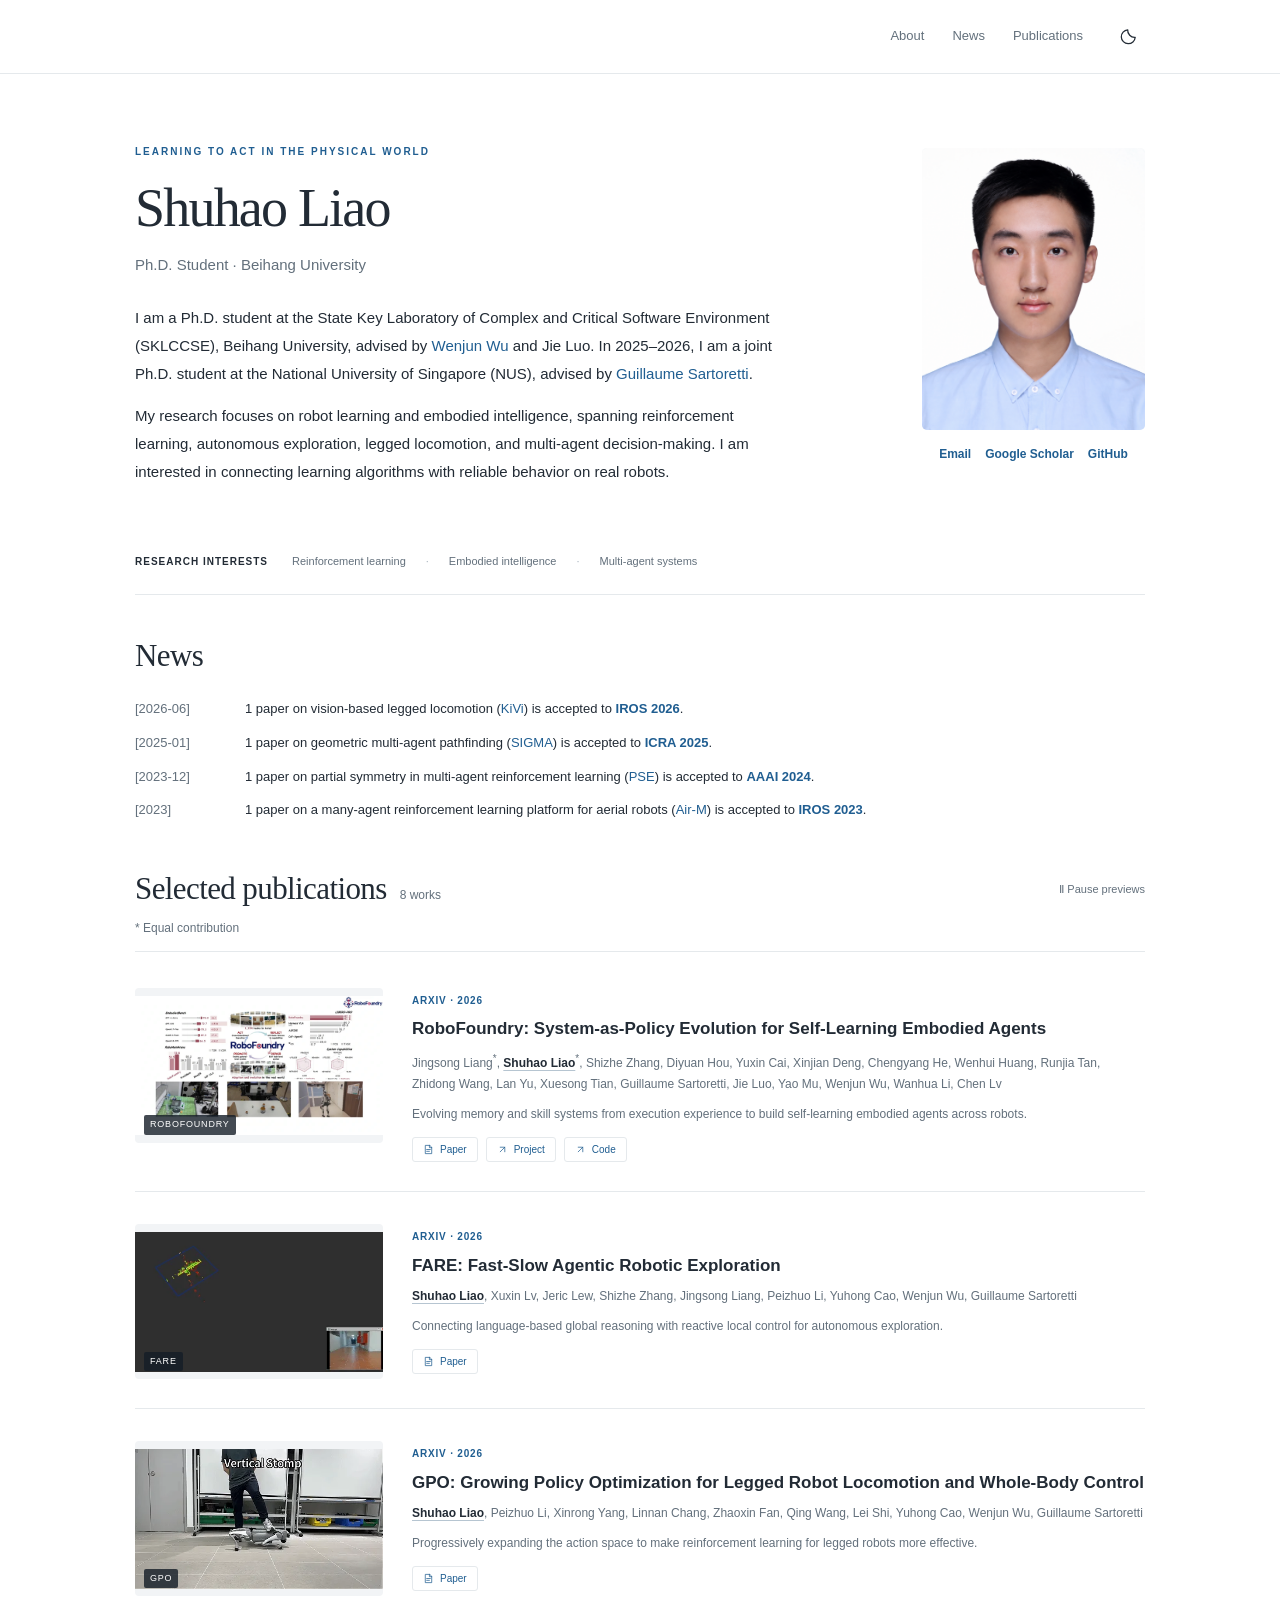
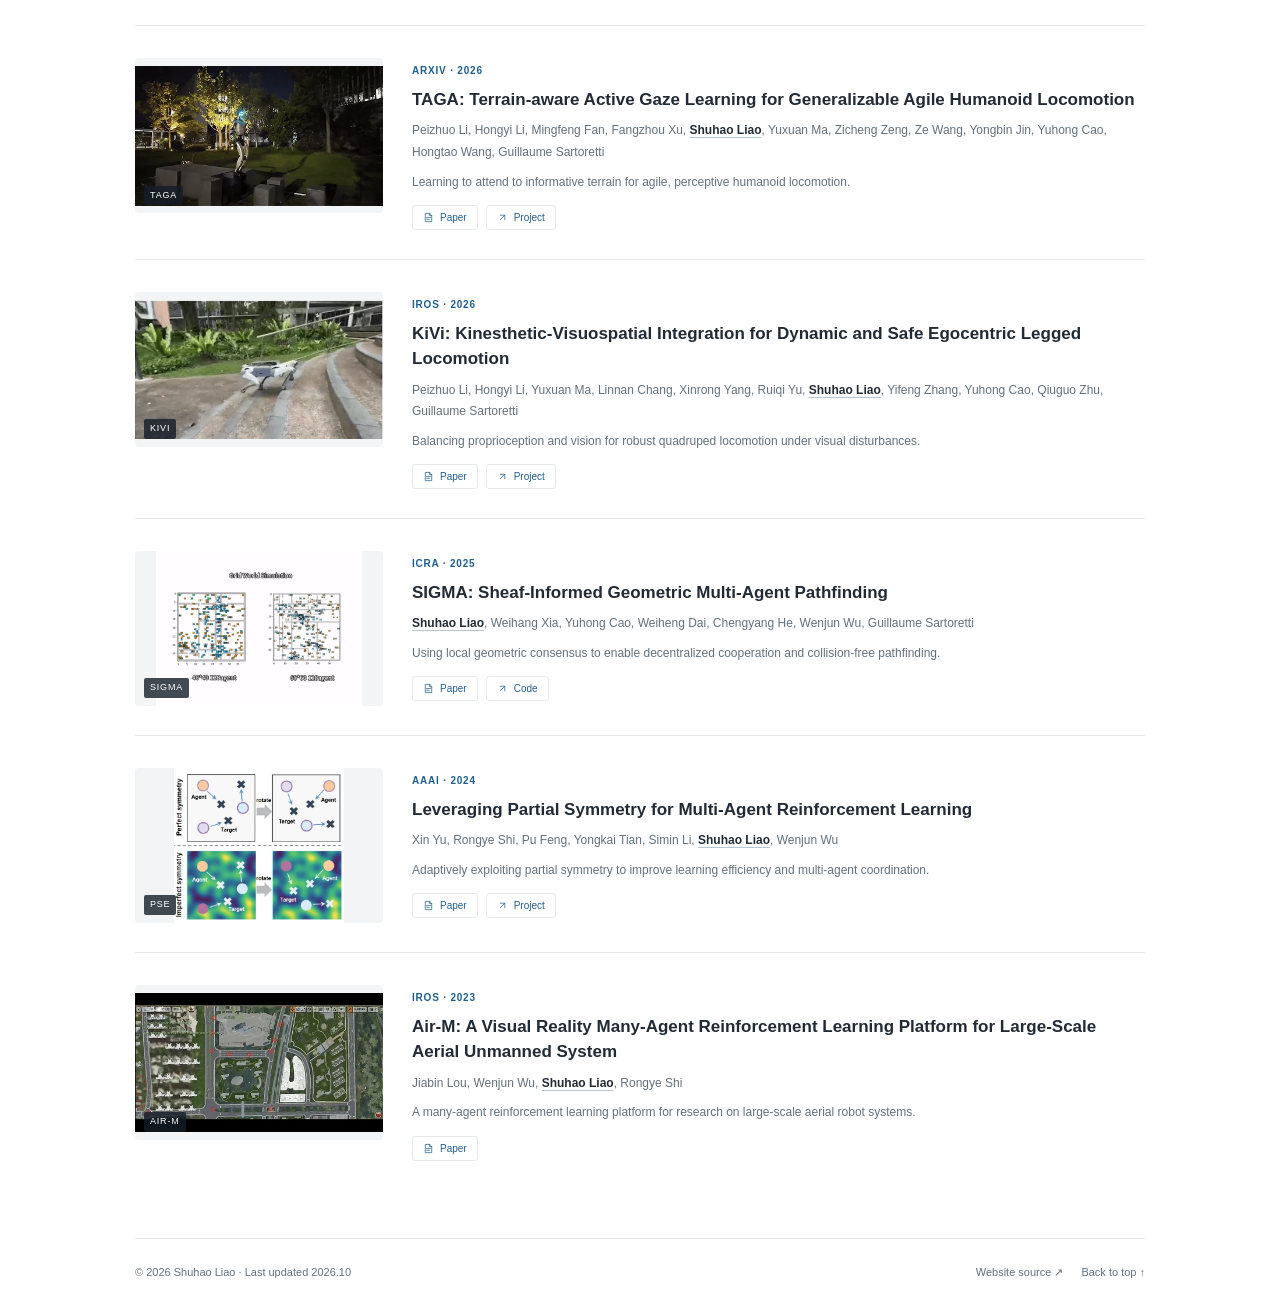
<file: index.html>
<!doctype html>
<html lang="en">
<head>
  <meta charset="utf-8">
  <!-- Google tag (gtag.js) -->
  <script async src="https://www.googletagmanager.com/gtag/js?id=G-EE12DFJGWY"></script>
  <script>
    window.dataLayer = window.dataLayer || [];
    function gtag(){dataLayer.push(arguments);}
    gtag('js', new Date());
    gtag('config', 'G-EE12DFJGWY');
  </script>
  <meta name="viewport" content="width=device-width, initial-scale=1">
  <title>Shuhao Liao | Robot Learning &amp; Embodied Intelligence</title>
  <meta name="description" content="Shuhao Liao — Ph.D. Student · Beihang University. Research in robot learning, embodied intelligence, and multi-agent systems.">
  <meta name="author" content="Shuhao Liao">
  <meta name="theme-color" content="#205e91">
  <meta property="og:type" content="website">
  <meta property="og:title" content="Shuhao Liao | Robot Learning &amp; Embodied Intelligence">
  <meta property="og:description" content="Shuhao Liao — Ph.D. Student · Beihang University. Research in robot learning, embodied intelligence, and multi-agent systems.">
  <meta property="og:url" content="https://shuhaoliao.github.io/">
  <meta property="og:image" content="https://shuhaoliao.github.io/assets/site/media/portrait.png">
  <meta name="twitter:card" content="summary">
  <link rel="canonical" href="https://shuhaoliao.github.io/">
  <link rel="icon" type="image/svg+xml" href="assets/site/favicon.svg?v=33004a8fd9e3">
  <link rel="preload" href="assets/site/media/portrait.png?v=513b27266de2" as="image">
  <script src="assets/site/theme.js?v=716e1f9d123b"></script>
  <link rel="stylesheet" href="assets/site/style.css?v=d766b696b241">
  <script type="application/ld+json">{"@context": "https://schema.org", "@type": "Person", "name": "Shuhao Liao", "url": "https://shuhaoliao.github.io", "image": "https://shuhaoliao.github.io/assets/site/media/portrait.png", "sameAs": ["https://github.com/shuhaoliao", "https://scholar.google.com/citations?user=jkdFnxkAAAAJ&hl=en"], "knowsAbout": ["Robot learning", "Reinforcement learning", "Multi-agent systems", "Legged locomotion"], "affiliation": [{"@type": "CollegeOrUniversity", "name": "Beihang University"}, {"@type": "CollegeOrUniversity", "name": "National University of Singapore"}]}</script>
  <script src="assets/site/main.js?v=09150a304a14" defer></script>
</head>
<body>
  <a class="skip" href="#main">Skip to content</a>
  <header class="site-header">
    <nav class="wrap nav" aria-label="Main navigation">
      <div class="nav-links">
        <a href="#about">About</a><a class="nav-news" href="#news">News</a><a href="#publications">Publications</a>
        <button class="icon-button" id="theme-toggle" type="button" aria-label="Switch to dark theme">
          <svg class="moon" aria-hidden="true" viewBox="0 0 24 24"><path d="M20.5 13A8.7 8.7 0 0 1 11 3.5 8.8 8.8 0 1 0 20.5 13Z"/></svg>
          <svg class="sun" aria-hidden="true" viewBox="0 0 24 24"><circle cx="12" cy="12" r="4"/><path d="M12 2v2m0 16v2M2 12h2m16 0h2M5 5l1.5 1.5m11 11L19 19M5 19l1.5-1.5m11-11L19 5"/></svg>
        </button>
      </div>
    </nav>
  </header>
  <main id="main" class="wrap">
    <section class="hero" id="about" aria-labelledby="name">
      <div class="hero-copy">
        <div class="hero-heading">
          <p class="eyebrow">Learning to act in the physical world</p>
          <h1 id="name">Shuhao Liao</h1>
          <p class="subtitle">Ph.D. Student · Beihang University</p>
        </div>
        <div class="bio"><p>I am a Ph.D. student at the State Key Laboratory of Complex and Critical Software Environment (SKLCCSE), Beihang University, advised by <a href="http://admire.buaanlsde.cn/" target="_blank" rel="noopener noreferrer">Wenjun Wu</a> and Jie Luo. In 2025–2026, I am a joint Ph.D. student at the National University of Singapore (NUS), advised by <a href="https://scholar.google.com/citations?user=n7NzZ0sAAAAJ&amp;hl=fr" target="_blank" rel="noopener noreferrer">Guillaume Sartoretti</a>.</p><p>My research focuses on robot learning and embodied intelligence, spanning reinforcement learning, autonomous exploration, legged locomotion, and multi-agent decision-making. I am interested in connecting learning algorithms with reliable behavior on real robots.</p></div>
      </div>
      <figure class="profile">
        <img class="portrait" src="assets/site/media/portrait.png?v=513b27266de2" alt="Portrait of Shuhao Liao" width="1040" height="1512" fetchpriority="high">
        <figcaption class="socials" aria-label="Academic profiles and contact"><a href="mailto:lsh_iai@buaa.edu.cn" target="_blank" rel="noopener noreferrer">Email</a><a href="https://scholar.google.com/citations?user=jkdFnxkAAAAJ&amp;hl=en" target="_blank" rel="noopener noreferrer">Google Scholar</a><a href="https://github.com/shuhaoliao" target="_blank" rel="noopener noreferrer">GitHub</a></figcaption>
      </figure>
    </section>
    <div class="interests"><strong>Research interests</strong><div class="interest-items"><span>Reinforcement learning</span><span>Embodied intelligence</span><span>Multi-agent systems</span></div></div>
    <section class="section" id="news" aria-labelledby="news-heading">
      <div class="section-top"><h2 id="news-heading">News</h2></div>
      <ul class="news-list"><li class="news-item"><time datetime="2026-06">[2026-06]</time><span>1 paper on vision-based legged locomotion (<a href="#kivi">KiVi</a>) is accepted to <strong><a href="https://marmotlab.github.io/kivi-quadruped/" target="_blank" rel="noopener noreferrer">IROS 2026</a></strong>.</span></li><li class="news-item"><time datetime="2025-01">[2025-01]</time><span>1 paper on geometric multi-agent pathfinding (<a href="#sigma">SIGMA</a>) is accepted to <strong><a href="https://arxiv.org/abs/2502.06440" target="_blank" rel="noopener noreferrer">ICRA 2025</a></strong>.</span></li><li class="news-item"><time datetime="2023-12">[2023-12]</time><span>1 paper on partial symmetry in multi-agent reinforcement learning (<a href="#pse">PSE</a>) is accepted to <strong><a href="https://xinyu-site.github.io/PSE/" target="_blank" rel="noopener noreferrer">AAAI 2024</a></strong>.</span></li><li class="news-item"><time datetime="2023">[2023]</time><span>1 paper on a many-agent reinforcement learning platform for aerial robots (<a href="#air-m">Air-M</a>) is accepted to <strong><a href="https://ieeexplore.ieee.org/document/10341405" target="_blank" rel="noopener noreferrer">IROS 2023</a></strong>.</span></li></ul>
    </section>
    <section class="section pub-section" id="publications" aria-labelledby="pub-heading">
      <div class="section-top"><div class="section-label"><h2 id="pub-heading">Selected publications</h2><span class="count">8 works</span></div>
        <button class="motion-toggle" id="motion-toggle" type="button" aria-pressed="true" hidden>Ⅱ Pause previews</button>
        <p class="contribution-note">* Equal contribution</p>
      </div>
      <div class="publications"><article class="publication" id="robofoundry" aria-labelledby="title-robofoundry">
      <figure class="preview"><img class="still" src="assets/site/media/robofoundry.gif?v=feae1db7df7f" data-animated-src="assets/site/media/robofoundry.gif?v=feae1db7df7f" data-still-src="assets/site/media/robofoundry.webp?v=51818c5dc415" alt="RoboFoundry research preview" loading="lazy" width="640" height="400"><span class="media-label">ROBOFOUNDRY</span></figure>
      <div class="paper-content">
        <span class="venue">arXiv · 2026</span>
        <h3 id="title-robofoundry"><a href="https://arxiv.org/abs/2609.32862" target="_blank" rel="noopener noreferrer">RoboFoundry: System-as-Policy Evolution for Self-Learning Embodied Agents</a></h3>
        <p class="authors">Jingsong Liang<sup>*</sup>, <strong>Shuhao Liao</strong><sup>*</sup>, Shizhe Zhang, Diyuan Hou, Yuxin Cai, Xinjian Deng, Chengyang He, Wenhui Huang, Runjia Tan, Zhidong Wang, Lan Yu, Xuesong Tian, Guillaume Sartoretti, Jie Luo, Yao Mu, Wenjun Wu, Wanhua Li, Chen Lv</p>
        <p class="paper-desc">Evolving memory and skill systems from execution experience to build self-learning embodied agents across robots.</p>
        <div class="paper-links"><a href="https://arxiv.org/abs/2609.32862" target="_blank" rel="noopener noreferrer"><svg aria-hidden="true" viewBox="0 0 24 24"><path d="M14 3H5v18h14V8zM14 3v5h5M8 12h8M8 16h6"/></svg>Paper</a><a href="https://jingsongliang.com/robofoundry/" target="_blank" rel="noopener noreferrer"><svg aria-hidden="true" viewBox="0 0 24 24"><path d="M7 17 17 7M7 7h10v10"/></svg>Project</a><a href="https://github.com/robofoundry2026/RoboFoundry" target="_blank" rel="noopener noreferrer"><svg aria-hidden="true" viewBox="0 0 24 24"><path d="M7 17 17 7M7 7h10v10"/></svg>Code</a></div>
      </div>
    </article>
<article class="publication" id="fare" aria-labelledby="title-fare">
      <figure class="preview"><img class="still" src="assets/site/media/fare.webp?v=7d7204a58136" alt="FARE research preview" loading="lazy" width="640" height="400"><video data-src="assets/site/media/fare.mp4?v=701c187be30b" poster="assets/site/media/fare.webp?v=7d7204a58136" muted loop playsinline preload="none" aria-label="FARE research preview"></video><span class="media-label">FARE</span></figure>
      <div class="paper-content">
        <span class="venue">arXiv · 2026</span>
        <h3 id="title-fare"><a href="https://arxiv.org/abs/2601.14681" target="_blank" rel="noopener noreferrer">FARE: Fast-Slow Agentic Robotic Exploration</a></h3>
        <p class="authors"><strong>Shuhao Liao</strong>, Xuxin Lv, Jeric Lew, Shizhe Zhang, Jingsong Liang, Peizhuo Li, Yuhong Cao, Wenjun Wu, Guillaume Sartoretti</p>
        <p class="paper-desc">Connecting language-based global reasoning with reactive local control for autonomous exploration.</p>
        <div class="paper-links"><a href="https://arxiv.org/abs/2601.14681" target="_blank" rel="noopener noreferrer"><svg aria-hidden="true" viewBox="0 0 24 24"><path d="M14 3H5v18h14V8zM14 3v5h5M8 12h8M8 16h6"/></svg>Paper</a></div>
      </div>
    </article>
<article class="publication" id="gpo" aria-labelledby="title-gpo">
      <figure class="preview"><img class="still" src="assets/site/media/gpo.webp?v=5151b1b3d650" alt="GPO research preview" loading="lazy" width="640" height="400"><video data-src="assets/site/media/gpo.mp4?v=e77a47d0ac2b" poster="assets/site/media/gpo.webp?v=5151b1b3d650" muted loop playsinline preload="none" aria-label="GPO research preview"></video><span class="media-label">GPO</span></figure>
      <div class="paper-content">
        <span class="venue">arXiv · 2026</span>
        <h3 id="title-gpo"><a href="https://arxiv.org/abs/2601.20668" target="_blank" rel="noopener noreferrer">GPO: Growing Policy Optimization for Legged Robot Locomotion and Whole-Body Control</a></h3>
        <p class="authors"><strong>Shuhao Liao</strong>, Peizhuo Li, Xinrong Yang, Linnan Chang, Zhaoxin Fan, Qing Wang, Lei Shi, Yuhong Cao, Wenjun Wu, Guillaume Sartoretti</p>
        <p class="paper-desc">Progressively expanding the action space to make reinforcement learning for legged robots more effective.</p>
        <div class="paper-links"><a href="https://arxiv.org/abs/2601.20668" target="_blank" rel="noopener noreferrer"><svg aria-hidden="true" viewBox="0 0 24 24"><path d="M14 3H5v18h14V8zM14 3v5h5M8 12h8M8 16h6"/></svg>Paper</a></div>
      </div>
    </article>
<article class="publication" id="taga" aria-labelledby="title-taga">
      <figure class="preview"><img class="still" src="assets/site/media/taga.webp?v=b11b4ea51162" alt="TAGA research preview" loading="lazy" width="640" height="400"><video data-src="assets/site/media/taga.mp4?v=c573564d933a" poster="assets/site/media/taga.webp?v=b11b4ea51162" muted loop playsinline preload="none" aria-label="TAGA research preview"></video><span class="media-label">TAGA</span></figure>
      <div class="paper-content">
        <span class="venue">arXiv · 2026</span>
        <h3 id="title-taga"><a href="https://arxiv.org/abs/2606.05880" target="_blank" rel="noopener noreferrer">TAGA: Terrain-aware Active Gaze Learning for Generalizable Agile Humanoid Locomotion</a></h3>
        <p class="authors">Peizhuo Li, Hongyi Li, Mingfeng Fan, Fangzhou Xu, <strong>Shuhao Liao</strong>, Yuxuan Ma, Zicheng Zeng, Ze Wang, Yongbin Jin, Yuhong Cao, Hongtao Wang, Guillaume Sartoretti</p>
        <p class="paper-desc">Learning to attend to informative terrain for agile, perceptive humanoid locomotion.</p>
        <div class="paper-links"><a href="https://arxiv.org/abs/2606.05880" target="_blank" rel="noopener noreferrer"><svg aria-hidden="true" viewBox="0 0 24 24"><path d="M14 3H5v18h14V8zM14 3v5h5M8 12h8M8 16h6"/></svg>Paper</a><a href="https://marmotlab.github.io/taga-humanoid/" target="_blank" rel="noopener noreferrer"><svg aria-hidden="true" viewBox="0 0 24 24"><path d="M7 17 17 7M7 7h10v10"/></svg>Project</a></div>
      </div>
    </article>
<article class="publication" id="kivi" aria-labelledby="title-kivi">
      <figure class="preview"><img class="still" src="assets/site/media/kivi.webp?v=739a20a36e69" alt="KiVi research preview" loading="lazy" width="640" height="400"><video data-src="assets/site/media/kivi.mp4?v=1a811d95d5b8" poster="assets/site/media/kivi.webp?v=739a20a36e69" muted loop playsinline preload="none" aria-label="KiVi research preview"></video><span class="media-label">KIVI</span></figure>
      <div class="paper-content">
        <span class="venue">IROS · 2026</span>
        <h3 id="title-kivi"><a href="https://arxiv.org/abs/2509.23650" target="_blank" rel="noopener noreferrer">KiVi: Kinesthetic-Visuospatial Integration for Dynamic and Safe Egocentric Legged Locomotion</a></h3>
        <p class="authors">Peizhuo Li, Hongyi Li, Yuxuan Ma, Linnan Chang, Xinrong Yang, Ruiqi Yu, <strong>Shuhao Liao</strong>, Yifeng Zhang, Yuhong Cao, Qiuguo Zhu, Guillaume Sartoretti</p>
        <p class="paper-desc">Balancing proprioception and vision for robust quadruped locomotion under visual disturbances.</p>
        <div class="paper-links"><a href="https://arxiv.org/abs/2509.23650" target="_blank" rel="noopener noreferrer"><svg aria-hidden="true" viewBox="0 0 24 24"><path d="M14 3H5v18h14V8zM14 3v5h5M8 12h8M8 16h6"/></svg>Paper</a><a href="https://marmotlab.github.io/kivi-quadruped/" target="_blank" rel="noopener noreferrer"><svg aria-hidden="true" viewBox="0 0 24 24"><path d="M7 17 17 7M7 7h10v10"/></svg>Project</a></div>
      </div>
    </article>
<article class="publication" id="sigma" aria-labelledby="title-sigma">
      <figure class="preview"><img class="still" src="assets/site/media/sigma.webp?v=2c94be7b2572" alt="SIGMA research preview" loading="lazy" width="640" height="400"><video data-src="assets/site/media/sigma.mp4?v=bba6ee69c783" poster="assets/site/media/sigma.webp?v=2c94be7b2572" muted loop playsinline preload="none" aria-label="SIGMA research preview"></video><span class="media-label">SIGMA</span></figure>
      <div class="paper-content">
        <span class="venue">ICRA · 2025</span>
        <h3 id="title-sigma"><a href="https://arxiv.org/abs/2502.06440" target="_blank" rel="noopener noreferrer">SIGMA: Sheaf-Informed Geometric Multi-Agent Pathfinding</a></h3>
        <p class="authors"><strong>Shuhao Liao</strong>, Weihang Xia, Yuhong Cao, Weiheng Dai, Chengyang He, Wenjun Wu, Guillaume Sartoretti</p>
        <p class="paper-desc">Using local geometric consensus to enable decentralized cooperation and collision-free pathfinding.</p>
        <div class="paper-links"><a href="https://arxiv.org/abs/2502.06440" target="_blank" rel="noopener noreferrer"><svg aria-hidden="true" viewBox="0 0 24 24"><path d="M14 3H5v18h14V8zM14 3v5h5M8 12h8M8 16h6"/></svg>Paper</a><a href="https://github.com/marmotlab/SIGMA" target="_blank" rel="noopener noreferrer"><svg aria-hidden="true" viewBox="0 0 24 24"><path d="M7 17 17 7M7 7h10v10"/></svg>Code</a></div>
      </div>
    </article>
<article class="publication" id="pse" aria-labelledby="title-pse">
      <figure class="preview"><img class="still" src="assets/site/media/pse.webp?v=8c4bae143070" alt="Leveraging Partial Symmetry for Multi-Agent Reinforcement Learning research preview" loading="lazy" width="640" height="400"><span class="media-label">PSE</span></figure>
      <div class="paper-content">
        <span class="venue">AAAI · 2024</span>
        <h3 id="title-pse"><a href="https://arxiv.org/abs/2401.00167" target="_blank" rel="noopener noreferrer">Leveraging Partial Symmetry for Multi-Agent Reinforcement Learning</a></h3>
        <p class="authors">Xin Yu, Rongye Shi, Pu Feng, Yongkai Tian, Simin Li, <strong>Shuhao Liao</strong>, Wenjun Wu</p>
        <p class="paper-desc">Adaptively exploiting partial symmetry to improve learning efficiency and multi-agent coordination.</p>
        <div class="paper-links"><a href="https://arxiv.org/abs/2401.00167" target="_blank" rel="noopener noreferrer"><svg aria-hidden="true" viewBox="0 0 24 24"><path d="M14 3H5v18h14V8zM14 3v5h5M8 12h8M8 16h6"/></svg>Paper</a><a href="https://xinyu-site.github.io/PSE/" target="_blank" rel="noopener noreferrer"><svg aria-hidden="true" viewBox="0 0 24 24"><path d="M7 17 17 7M7 7h10v10"/></svg>Project</a></div>
      </div>
    </article>
<article class="publication" id="air-m" aria-labelledby="title-air-m">
      <figure class="preview"><img class="still" src="assets/site/media/air-m.webp?v=f35fdf130021" alt="Air-M research preview" loading="lazy" width="640" height="400"><video data-src="assets/site/media/air-m.mp4?v=7ae596ec0009" poster="assets/site/media/air-m.webp?v=f35fdf130021" muted loop playsinline preload="none" aria-label="Air-M research preview"></video><span class="media-label">AIR-M</span></figure>
      <div class="paper-content">
        <span class="venue">IROS · 2023</span>
        <h3 id="title-air-m"><a href="https://ieeexplore.ieee.org/document/10341405" target="_blank" rel="noopener noreferrer">Air-M: A Visual Reality Many-Agent Reinforcement Learning Platform for Large-Scale Aerial Unmanned System</a></h3>
        <p class="authors">Jiabin Lou, Wenjun Wu, <strong>Shuhao Liao</strong>, Rongye Shi</p>
        <p class="paper-desc">A many-agent reinforcement learning platform for research on large-scale aerial robot systems.</p>
        <div class="paper-links"><a href="https://ieeexplore.ieee.org/document/10341405" target="_blank" rel="noopener noreferrer"><svg aria-hidden="true" viewBox="0 0 24 24"><path d="M14 3H5v18h14V8zM14 3v5h5M8 12h8M8 16h6"/></svg>Paper</a></div>
      </div>
    </article></div>
    </section>
    <footer class="footer">
      <span>© 2026 Shuhao Liao <span aria-hidden="true">·</span> Last updated 2026.10</span>
      <div class="footer-right"><a href="https://github.com/shuhaoliao/shuhaoliao.github.io" target="_blank" rel="noopener noreferrer">Website source ↗</a><a href="#about">Back to top ↑</a></div>
    </footer>
  </main>
</body>
</html>
</file>
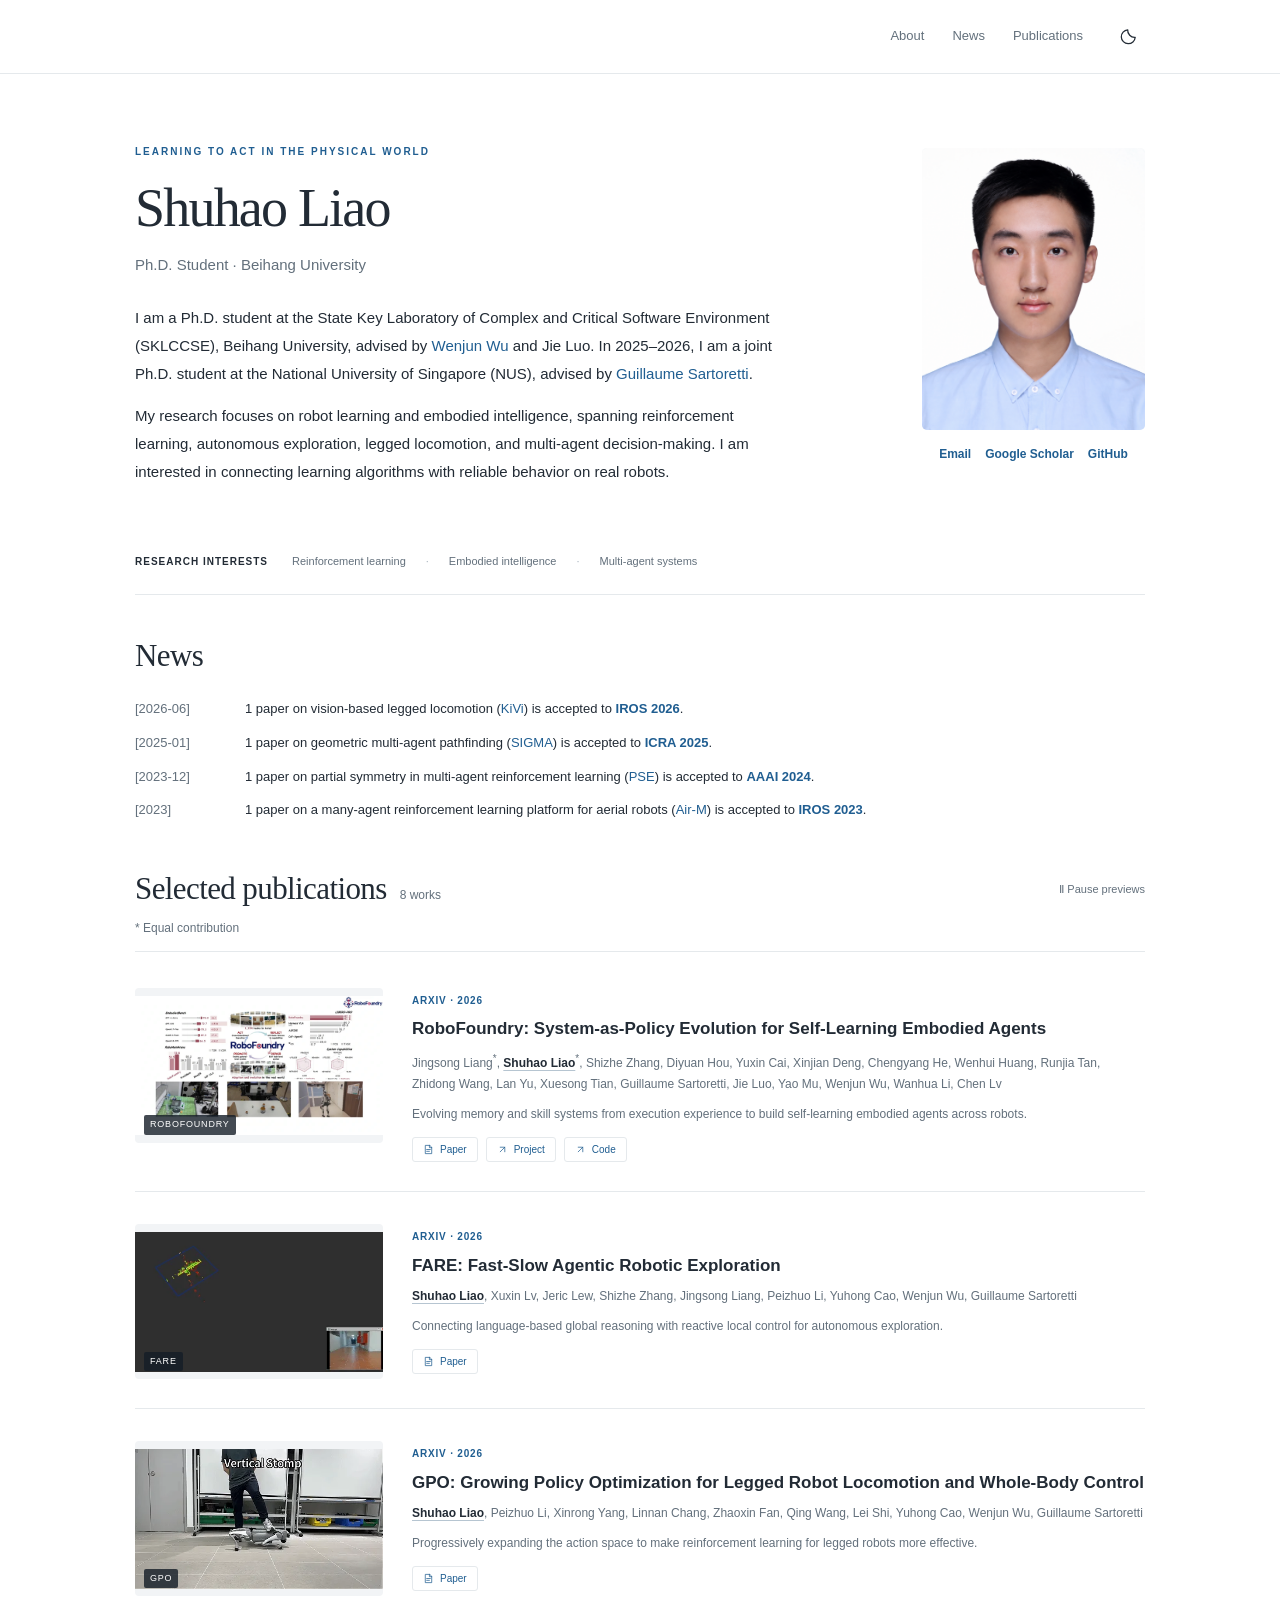
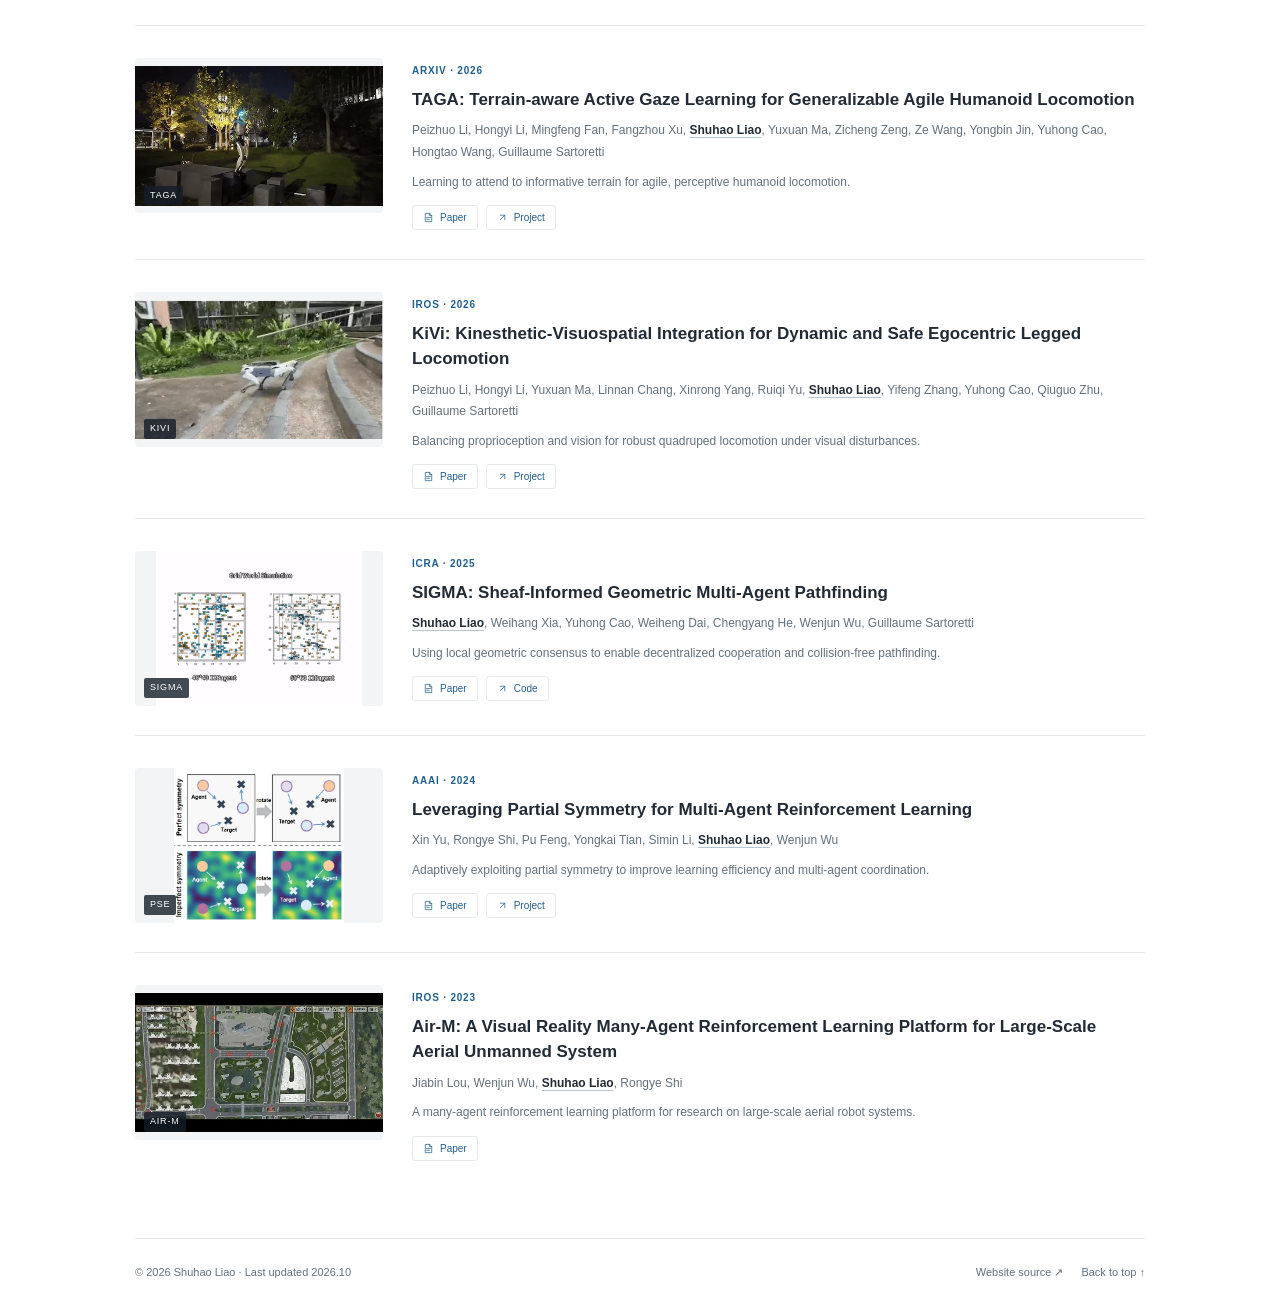
<file: about/index.html>
<!doctype html><html lang="en"><meta charset="utf-8"><meta name="viewport" content="width=device-width, initial-scale=1"><meta http-equiv="refresh" content="0;url=../#about"><link rel="canonical" href="https://shuhaoliao.github.io/#about"><title>About | Shuhao Liao</title><p><a href="../#about">Continue to about</a></p></html>
</file>
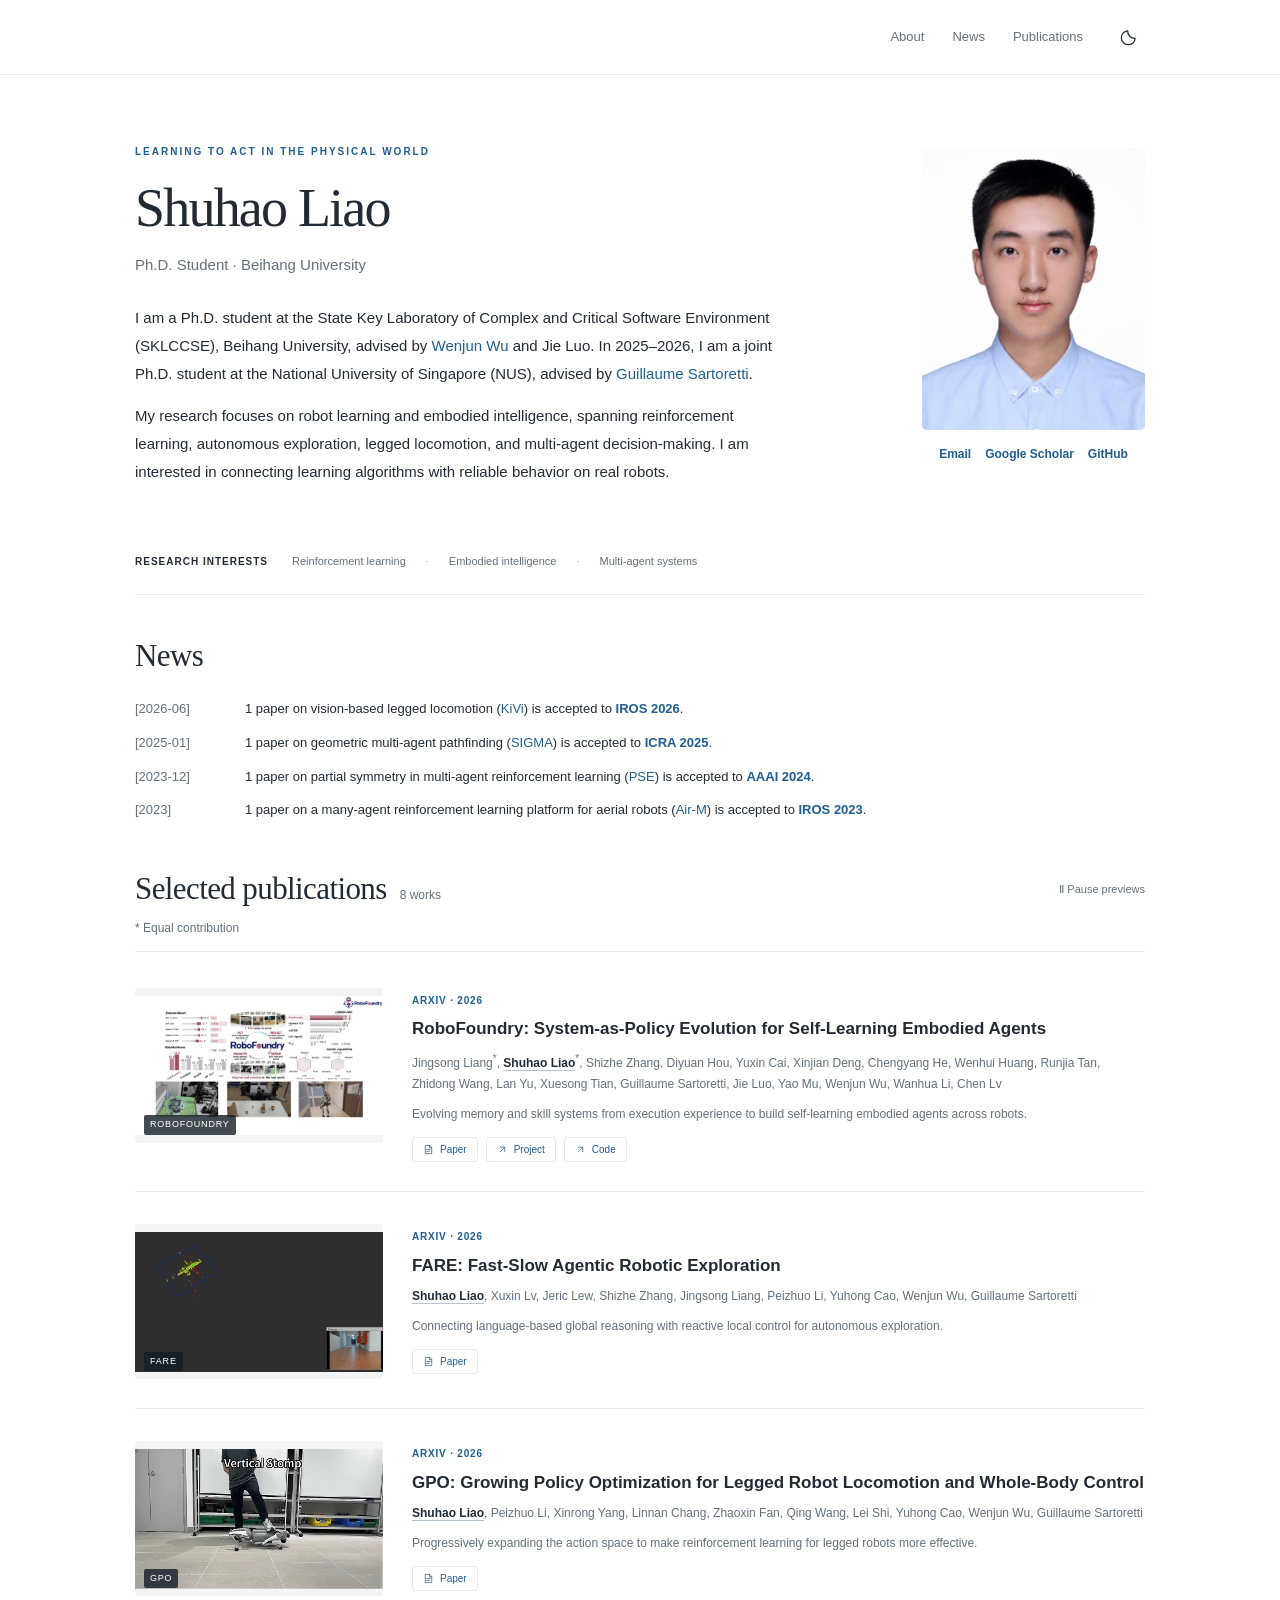
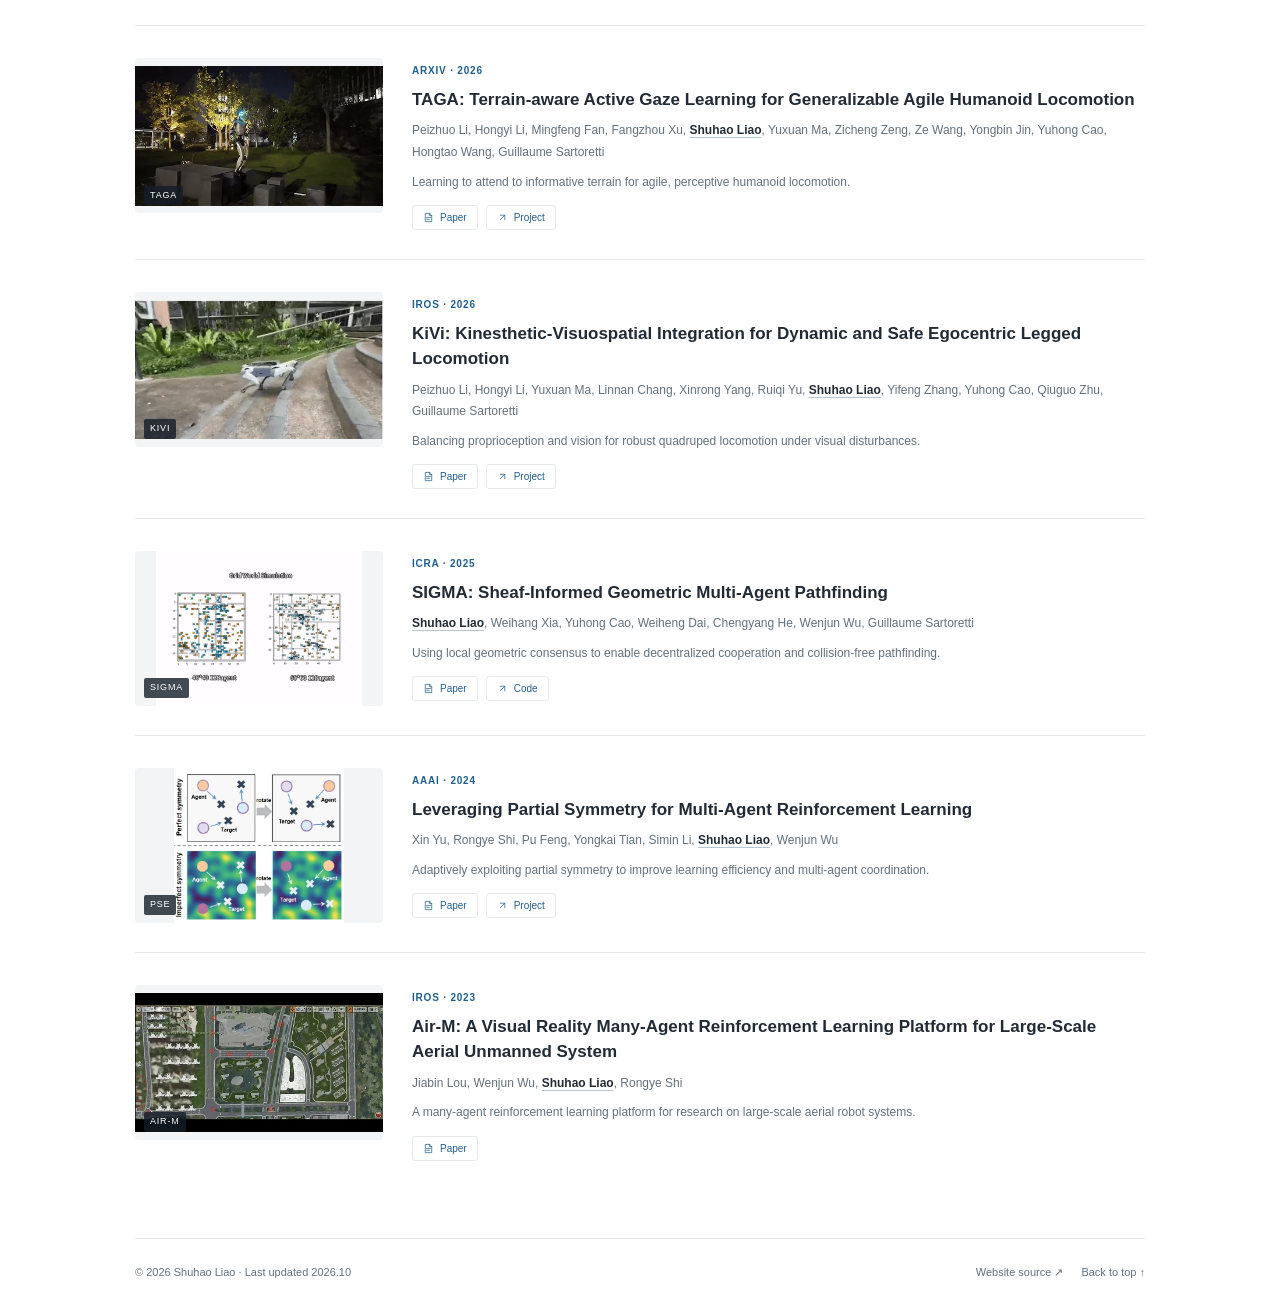
<file: news/index.html>
<!doctype html><html lang="en"><meta charset="utf-8"><meta name="viewport" content="width=device-width, initial-scale=1"><meta http-equiv="refresh" content="0;url=../#news"><link rel="canonical" href="https://shuhaoliao.github.io/#news"><title>News | Shuhao Liao</title><p><a href="../#news">Continue to news</a></p></html>
</file>
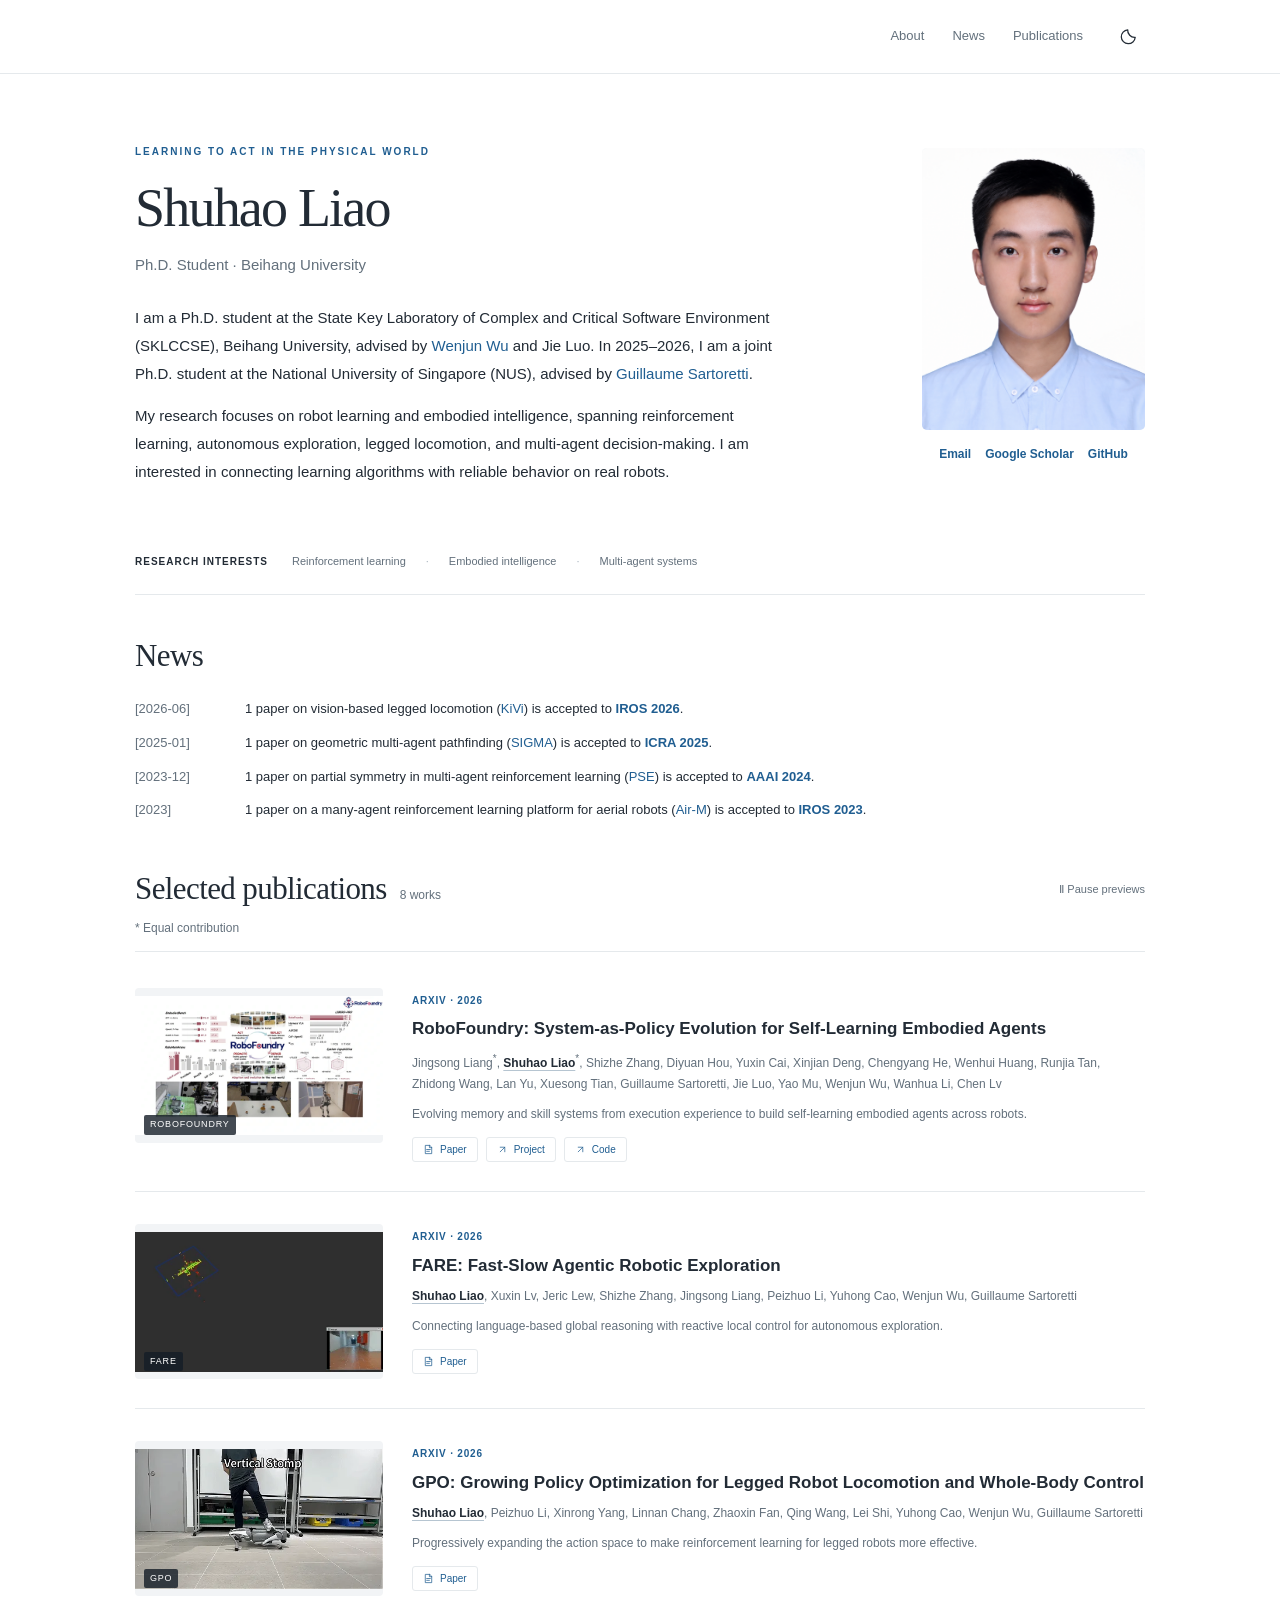
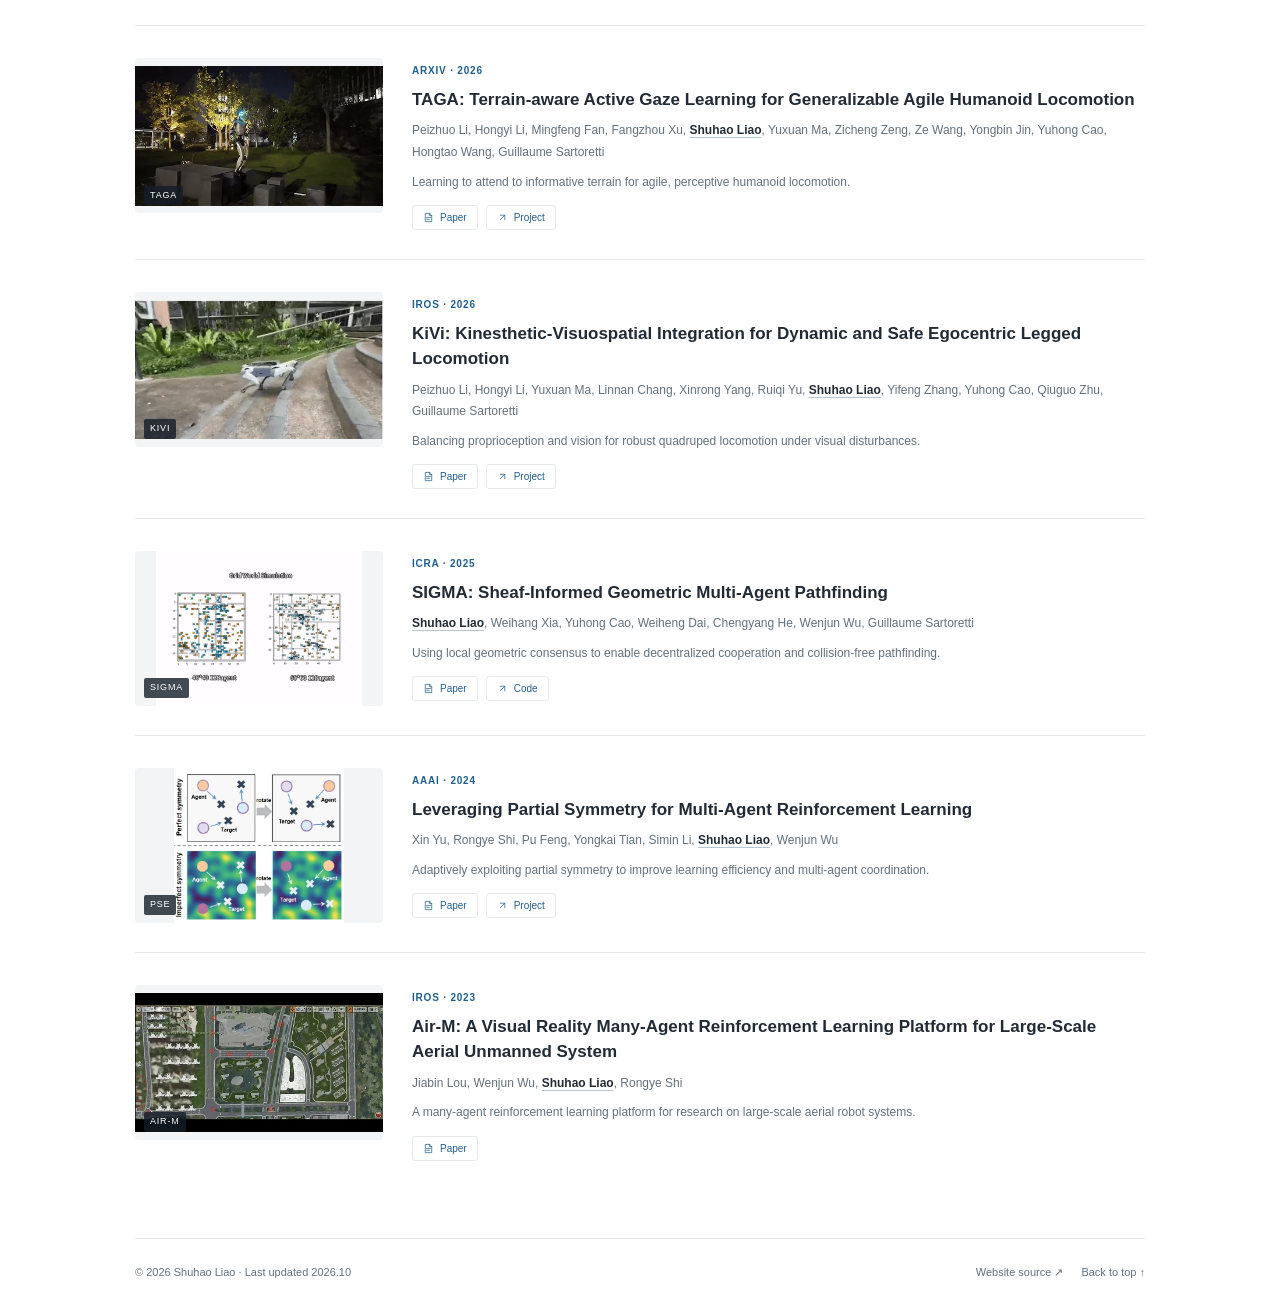
<file: publications/index.html>
<!doctype html><html lang="en"><meta charset="utf-8"><meta name="viewport" content="width=device-width, initial-scale=1"><meta http-equiv="refresh" content="0;url=../#publications"><link rel="canonical" href="https://shuhaoliao.github.io/#publications"><title>Publications | Shuhao Liao</title><p><a href="../#publications">Continue to publications</a></p></html>
</file>
<file: assets/site/style.css>
:root{--bg:#fff;--ink:#222b35;--muted:#63707c;--accent:#205e91;--line:#e5e9ec;--soft:#f3f7fa;--serif:Georgia,'Times New Roman',serif;--sans:Inter,-apple-system,BlinkMacSystemFont,'Segoe UI',sans-serif;color-scheme:light}
:root[data-theme=dark]{--bg:#151b22;--ink:#e4e9ee;--muted:#a3afbc;--accent:#8fbee7;--line:#303943;--soft:#1e2934;color-scheme:dark}
*{box-sizing:border-box}html{scroll-behavior:smooth;scroll-padding-top:100px}body{margin:0;background:var(--bg);color:var(--ink);font-family:var(--sans);font-size:16px;line-height:1.75;-webkit-font-smoothing:antialiased}a{color:var(--accent);text-decoration:none;text-underline-offset:4px}a:hover{text-decoration:underline}button,input{font:inherit}button{cursor:pointer}button:focus-visible,a:focus-visible{outline:3px solid var(--accent);outline-offset:5px}button{color:inherit}img,video{display:block;max-width:100%}h1,h2,h3,p{margin:0}h1,h2{font-family:var(--serif);font-weight:400}h1{font-size:54px;letter-spacing:-1.8px;line-height:1.13}h2{font-size:31px;letter-spacing:-.6px;line-height:1.25}h3{font-size:17px;line-height:1.5;font-weight:650}svg{width:19px;height:19px;vertical-align:middle;fill:none;stroke:currentColor;stroke-width:1.6;stroke-linecap:round;stroke-linejoin:round}.wrap{width:min(1010px,calc(100% - 80px));margin-inline:auto}.skip{position:fixed;top:-100px;left:12px;background:var(--bg);padding:8px;z-index:100}.skip:focus{top:8px}.site-header{height:74px;border-bottom:1px solid var(--line);background:var(--bg);position:sticky;top:0;z-index:20}.nav{height:100%;display:flex;align-items:center;justify-content:flex-end;gap:24px}.nav-links{display:flex;gap:28px;align-items:center;font-size:13px}.nav-links>a{color:var(--muted)}.nav-links>a:hover{color:var(--accent)}.icon-button{border:0;background:none;width:34px;height:34px;display:grid;place-items:center;padding:5px;border-radius:50%}.icon-button:hover{background:var(--soft)}.sun{display:none}[data-theme=dark] .moon{display:none}[data-theme=dark] .sun{display:block}
.hero{padding:69px 0 49px;display:grid;grid-template-columns:minmax(0,1fr) 223px;gap:76px;align-items:start}.eyebrow{font-size:10px;text-transform:uppercase;letter-spacing:2px;color:var(--accent);font-weight:650;margin-bottom:17px}.subtitle{font-size:15px;color:var(--muted);margin-top:13px}.bio{margin-top:26px;max-width:655px}.bio p+p{margin-top:15px}.bio p{font-size:15px;line-height:1.86}.profile{margin:0;padding-top:5px}.portrait{width:223px;height:282px;object-fit:cover;object-position:center 34%;border-radius:5px;background:var(--soft)}.socials{display:flex;justify-content:center;gap:8px 14px;flex-wrap:wrap;align-items:center;margin-top:14px;font-size:12px;font-weight:550}.socials a{display:inline-flex;gap:6px;align-items:center}.socials svg{width:14px;height:14px}.interests{display:flex;align-items:center;gap:24px;padding:17px 0 23px;border-bottom:1px solid var(--line);font-size:11px;color:var(--muted)}.interests strong{font-weight:600;color:var(--ink);letter-spacing:1px;font-size:10px;text-transform:uppercase}.interest-items{display:flex;gap:20px;flex-wrap:wrap}.interest-items span+span:before{content:'·';margin-right:20px;color:#a7b2bd}
.section{padding-top:42px}.section-top{display:flex;justify-content:space-between;align-items:center;gap:20px;margin-bottom:22px}.section-top>a{font-size:12px}.news-list{display:grid;gap:11px;list-style:none;margin:0;padding:0}.news-item{display:grid;grid-template-columns:91px minmax(0,1fr);gap:19px;font-size:13px;line-height:1.75}.news-item time{color:var(--muted);font-variant-numeric:tabular-nums;white-space:nowrap}.news-item a{color:var(--accent)}.news-item a:hover{color:var(--accent)}.pub-section{padding-top:48px}.pub-section>.section-top{flex-wrap:wrap;gap:10px 20px;border-bottom:1px solid var(--line);padding-bottom:14px;margin-bottom:4px}.section-label{display:flex;align-items:baseline;gap:13px}.count{font-size:12px;color:var(--muted);font-variant-numeric:tabular-nums}.motion-toggle{font-size:11px;padding:5px 0;border:0;background:none;color:var(--muted);white-space:nowrap}.motion-toggle svg{width:13px;height:13px;margin-right:5px}.publication{display:grid;grid-template-columns:248px minmax(0,1fr);gap:29px;padding:29px 0;border-bottom:1px solid var(--line);align-items:start}.publication:last-child{border-bottom:0}.preview{position:relative;margin:3px 0 0;overflow:hidden;border-radius:4px;background:#f2f4f6;aspect-ratio:16/10}.preview>img,.preview>video{width:100%;height:100%;object-fit:contain;position:absolute;inset:0}.preview>video{background:transparent}.preview a{display:block;width:100%;height:100%;position:absolute;inset:0}.preview .still{object-fit:contain}.media-label{position:absolute;left:9px;bottom:8px;padding:2px 6px;border-radius:2px;background:rgba(20,29,39,.8);color:#fff;font-size:9px;letter-spacing:.8px;pointer-events:none}.venue{display:inline-block;color:var(--accent);font-size:10px;letter-spacing:.8px;font-weight:700;text-transform:uppercase;margin-bottom:7px}.publication h3 a{color:var(--ink)}.publication h3 a:hover{color:var(--accent)}.authors{margin-top:8px;font-size:12px;line-height:1.8;color:var(--muted)}.authors strong{color:var(--ink);font-weight:650;text-decoration:underline;text-decoration-color:#b6c5d1;text-underline-offset:3px}.paper-desc{font-size:12px;color:var(--muted);margin-top:8px;line-height:1.7}.paper-links{display:flex;align-items:center;gap:8px;flex-wrap:wrap;margin-top:13px}.paper-links>a{display:inline-flex;align-items:center;gap:6px;border:1px solid var(--line);border-radius:3px;font-size:10px;padding:3px 10px;line-height:1.7;color:var(--accent);background:var(--bg);cursor:pointer;list-style:none}.paper-links>a:hover{background:var(--soft);text-decoration:none;border-color:var(--accent)}.paper-links svg{width:11px;height:11px}.footer{border-top:1px solid var(--line);margin-top:48px;padding:24px 0 31px;display:flex;justify-content:space-between;align-items:center;gap:20px;color:var(--muted);font-size:11px}.footer a{color:var(--muted)}.footer-right{display:flex;gap:18px}.sr-only{position:absolute;width:1px;height:1px;padding:0;margin:-1px;overflow:hidden;clip:rect(0,0,0,0);white-space:nowrap;border:0}[hidden]{display:none!important}
@media(min-width:1400px){.hero{padding-top:82px}}@media(max-width:850px){.wrap{width:calc(100% - 48px)}.hero{gap:38px;grid-template-columns:minmax(0,1fr) 190px;padding-top:48px}.portrait{width:190px;height:255px}h1{font-size:46px}.publication{grid-template-columns:215px minmax(0,1fr);gap:23px}.interest-items{gap:10px}.interest-items span+span:before{margin-right:10px}.interests{gap:16px}}
@media(max-width:620px){html{scroll-padding-top:82px}.wrap{width:calc(100% - 38px)}.site-header{height:64px}.nav{gap:10px}.nav-links{gap:16px;font-size:11px}.icon-button{width:27px;height:30px}.hero{grid-template-columns:minmax(0,1fr) 100px;gap:20px;padding:35px 0 24px}.hero-copy{display:contents}.hero-heading{grid-column:1;grid-row:1}.eyebrow{font-size:8px;letter-spacing:1.1px;line-height:1.6;margin-bottom:12px}h1{font-size:37px;letter-spacing:-1.2px}.subtitle{font-size:12px;line-height:1.7;margin-top:11px}.profile{grid-column:2;grid-row:1;padding-top:0}.portrait{width:100px;height:141px;border-radius:3px}.bio{grid-column:1/-1;margin-top:1px;max-width:100%}.bio p{font-size:14px;line-height:1.85}.socials{flex-direction:column;gap:5px;margin-top:10px;font-size:10px}.socials a{gap:4px}.socials svg{width:11px;height:11px}.interests{align-items:flex-start;flex-direction:column;gap:8px;padding-bottom:19px}.interest-items{gap:4px 14px;font-size:10px}.interest-items span+span:before{display:none}.section{padding-top:31px}h2{font-size:27px}.section-top{margin-bottom:20px}.news-item{grid-template-columns:64px minmax(0,1fr);gap:12px;font-size:12px}.news-list{gap:14px}.pub-section{padding-top:38px}.section-top>a{font-size:10px}.motion-toggle{font-size:10px}.publication{grid-template-columns:1fr;gap:17px;padding:24px 0}.preview{width:100%;aspect-ratio:16/9;max-height:280px;margin:0}.publication h3{font-size:16px}.authors{font-size:12px}.paper-desc{font-size:12px}.paper-links>a{font-size:11px;padding:4px 11px}.footer{margin-top:32px;align-items:flex-start;flex-direction:column;gap:8px;font-size:10px}}
.contribution-note{flex-basis:100%;font-size:12px;line-height:1.5;color:var(--muted)}
@media(prefers-reduced-motion:reduce){html{scroll-behavior:auto}*,*::before,*::after{animation:none!important;transition:none!important}}
@media print{.site-header,.motion-toggle,.footer-right{display:none!important}.wrap{width:100%}.hero{padding-top:0}.publication{break-inside:avoid}.preview video{display:none}body{font-size:12px;--bg:#fff;--ink:#111;--muted:#444;--accent:#164d79;--line:#ddd}}
</file>
